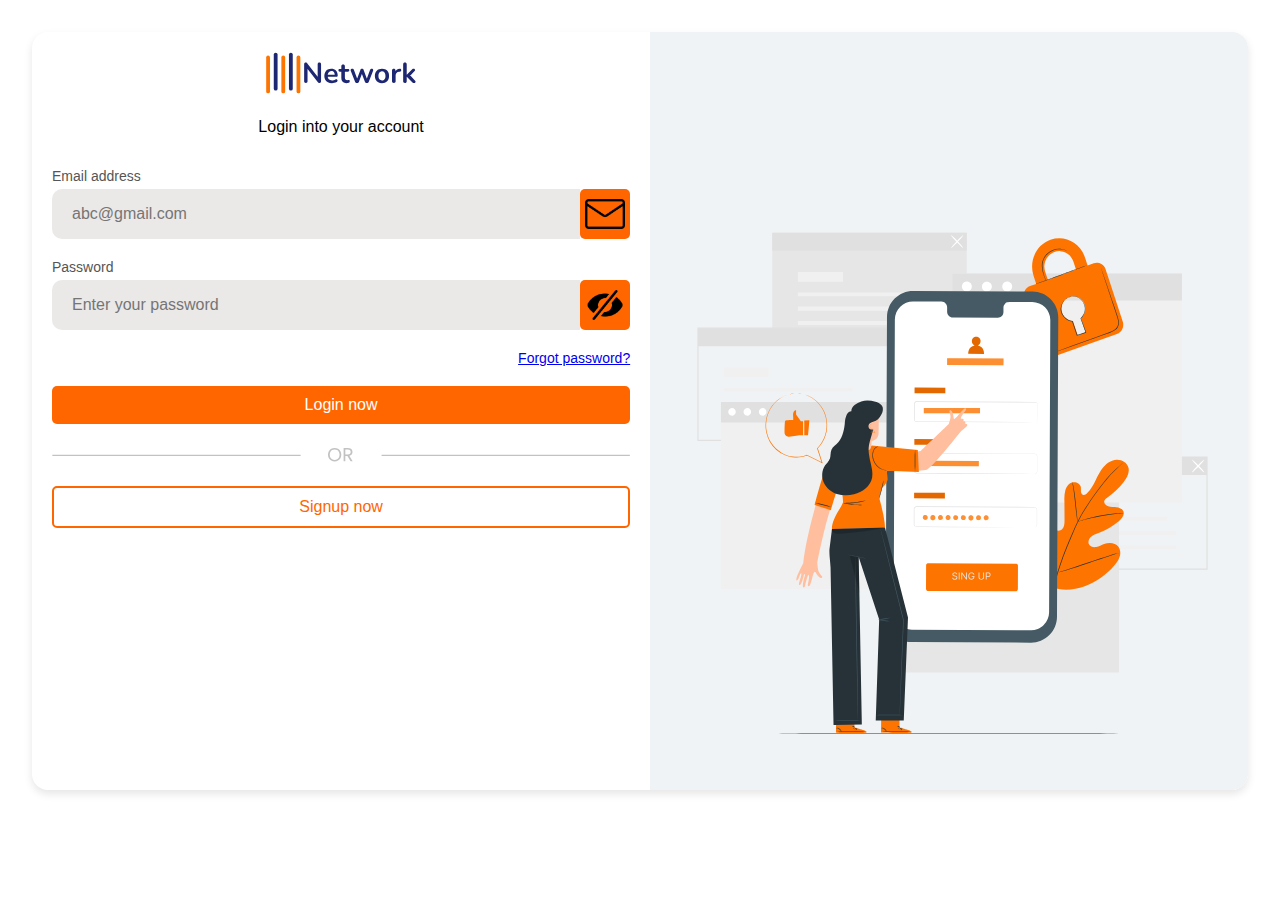
<file: index.html>
<!DOCTYPE html>
<html lang="en">
<head>
    <meta charset="UTF-8">
    <meta name="viewport" content="width=device-width, initial-scale=1.0">
    <title>LoginForm</title>
    <link rel="stylesheet" href="style.css">
    <!-- <script src="script.js" defer ></script> -->
</head>
<body>
    <div class="container">
        <div class="left">
            <div class="network">
                <img src="./img/Group 1.svg" alt="network">
                <p>Login into your account</p>
            </div>
            <form >
                <label for="email">Email address</label>
                <div class="email">
                    <input type="email" name="email" id="email" placeholder="abc@gmail.com">
                    <img src="./img/email.png" alt="emailIcon" id="emailImg" class="responsive">
                </div>
                <span id="emailError" style="color: red;" class="responsive"></span>

                <label for="password">Password</label>
                <div class="password">
                    <input type="password" name="password" id="password" placeholder="Enter your password" >
                    <img src="./img/invisible.png" alt="passwordIcon" id="passImg" class="responsive">
                </div>
                <span id="passError" style="color: red;"></span>
                <a href="forgotPassword.html">Forgot password?</a>

                <button type="button" id="login" onclick="loginUser()" >Login now</button>
                
                <object data="./img/Group 6.svg" type="" class="responsive"></object>
                <button type="button" class="signup-btn"  onclick="signupUser()" >Signup now</button>
            </form>
        </div>
        <div class="right">
            <img src="./img/Mobile login-pana 1.svg" alt="Sign Up Illustration" >
        </div>
    </div>

</body>

<script src="script.js"></script>

</html>
</file>
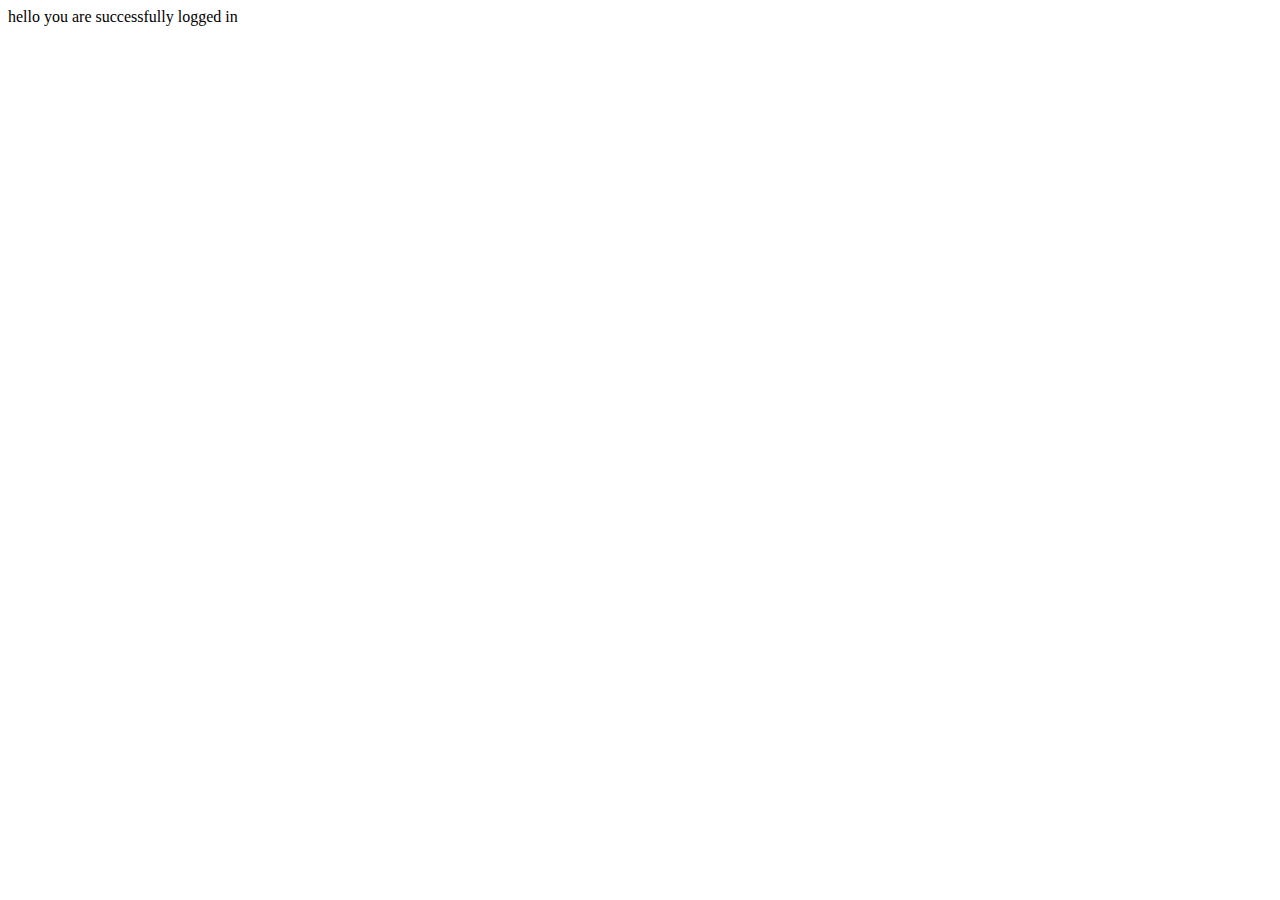
<file: profile.html>
<!DOCTYPE html>
<html lang="en">
<head>
    <meta charset="UTF-8">
    <meta name="viewport" content="width=device-width, initial-scale=1.0">
    <title>Profile</title>
</head>
<body>
    hello you are successfully logged in
</body>
</html>
</file>
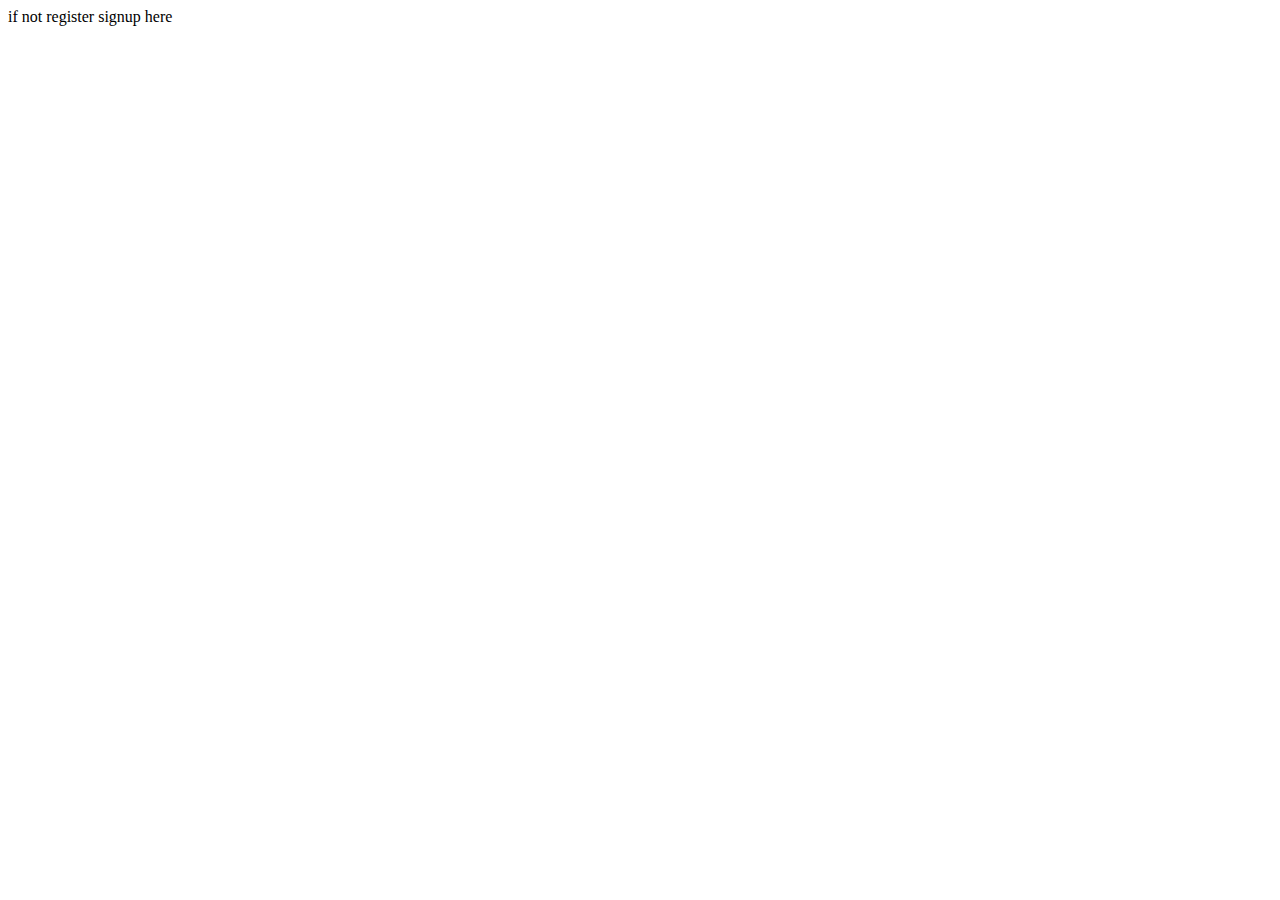
<file: signup.html>
<!DOCTYPE html>
<html lang="en">
<head>
    <meta charset="UTF-8">
    <meta name="viewport" content="width=device-width, initial-scale=1.0">
    <title>signup</title>
</head>
<body>
    if not register signup here
</body>
</html>
</file>
<file: style.css>
* {
    margin: 0;
    padding: 0;
    box-sizing:border-box;
    font-family: Arial, sans-serif;
}
body{
    margin: 2rem;
}
.container {
    display: flex;
    width: 100%;
    height: auto;
    background-color: white;
    border-radius: 10px;
    box-shadow: 0 4px 8px rgba(0, 0, 0, 0.1);
    overflow: hidden;
    border-radius: 1rem;
    /* border: 5px solid blue; */
    /* padding: 5rem; */
}

.left {
    padding: 20px;
    width: 30%;
    
    /* border: 2px solid black; */
    
}

.right {
    width: 70%;
    height: auto;
    background-color: #f0f3f5;
    /* border: 2px solid black; */
    display: flex;
    flex-wrap: wrap;
    justify-content: center;
    align-items: center;
}

.right img {
    /* border: 2px solid black; */
    margin: 5rem;
    /* width: 350px; */
    /* height: auto; */
}

.left img {
    width: 150px;
    margin-bottom: 20px;
}

form {
    display: flex;
    flex-direction: column;
}

.email, .password {
    display: flex;
}

input {

    border: none;

    width: 90%;
    height: 50px;
    padding: 20px;
    font-size: 16px;
    border-radius:  10px 0 0 10px;
    background-color: #ebe8e8;
}

.email img, .password img 
/* #passImg,#emailImg */
{

    width: 50px;
    height: auto;
    background-color:  #ff6600;
    border-radius: 5px;
    padding: 5px;
    

}

label {
    font-size: 14px;
    color: #555;
    margin-bottom: 5px;
}

a {
    text-align: right;
    font-size: 14px;
    margin-bottom: 20px;
}

button {
    background-color: #ff6600;
    color: white;
    padding: 10px;
    border: none;
    border-radius: 5px;
    font-size: 16px;
    cursor: pointer;
    margin-bottom: 1rem;
}


.signup-btn {
    margin-top: 1rem;
    background-color: white;
    color: #ff6600;
    border: 2px solid #ff6600;
}

.signup-btn:hover {
    background-color: #ff6600;
    color: white;
}
.network{
    
    /* border: 2px solid black; */
    text-align: center;
    margin-bottom: 2rem;
}

@media screen and (max-width:500px) {
    .right{
        display: none;
    }
    .left , input{
        width: 100%;
    }
    .responsive {
        width:auto;
    }
    button{
        width: auto;
    }
    
}
@media screen and (min-width:500px) and (max-width:1000px) {
    
    .left , input{
        width: 100%;
    }
    .responsive {
        width:auto;
    }
    button{
        width: auto;
    }
    .right{
        width: 100%;
    }
    .right img{
        width: 100%;
        height: 100%;
    }
}

@media screen and (min-width:1000px) and (max-width:1500px) {
    
    .left , input{
        width: 100%;
    }
    .responsive {
        width:auto;
    }
    button{
        width: auto;
    }
    .right{
        width: 100%;
    }
    .right img{
        width: 100%;
        height: 100%;
    }
}
</file>
